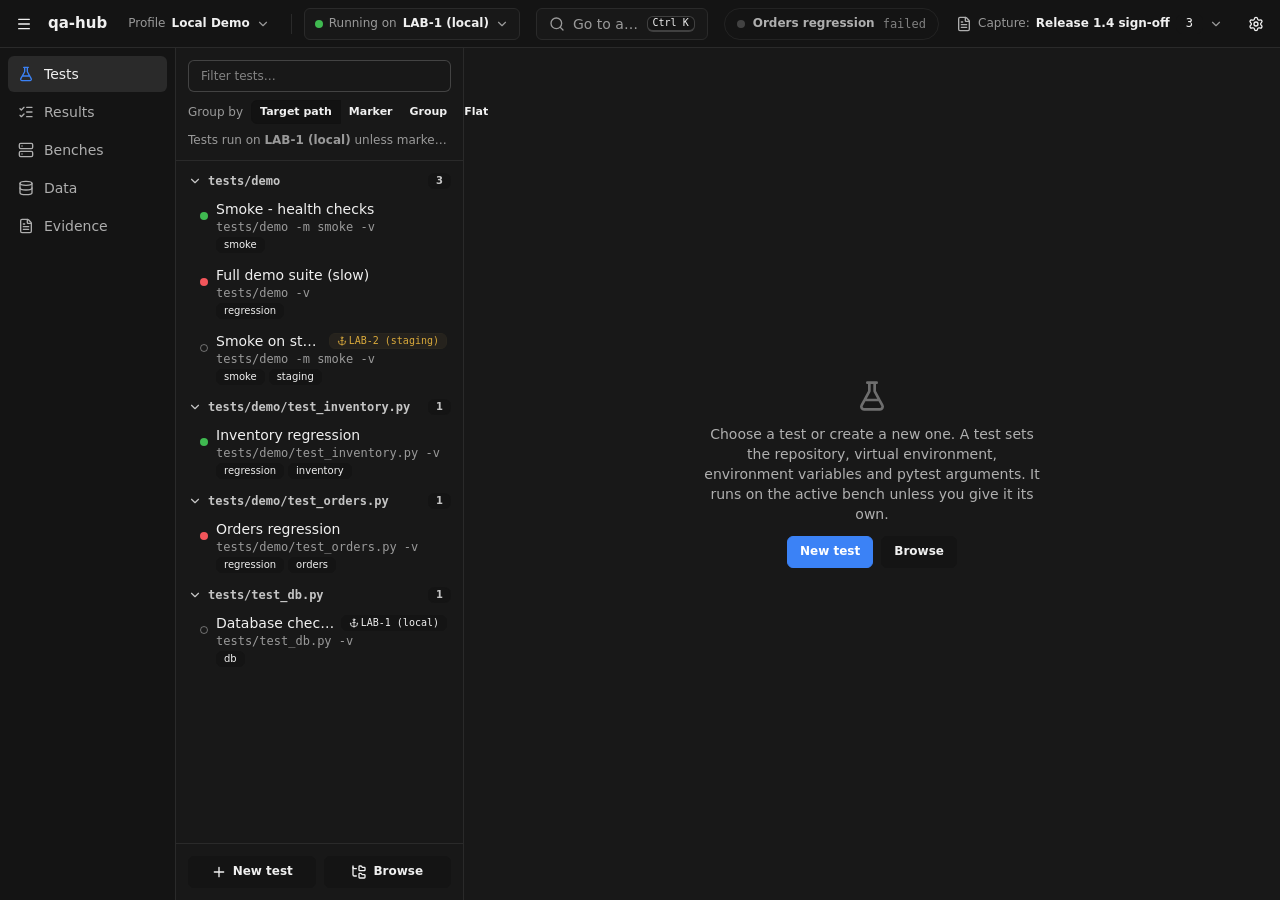
<file: index.html>
<!DOCTYPE html>
<html lang="en" data-theme="dark">
  <head>
    <meta charset="UTF-8" />
    <meta name="viewport" content="width=device-width, initial-scale=1.0" />
    <title>qa-hub demo</title>
    <script type="module" crossorigin src="./assets/demo-Bq4wUsB_.js"></script>
    <link rel="modulepreload" crossorigin href="./assets/preload-helper-CRzLMJPS.js">
  </head>
  <body>
    <div id="app"></div>
  </body>
</html>
</file>
